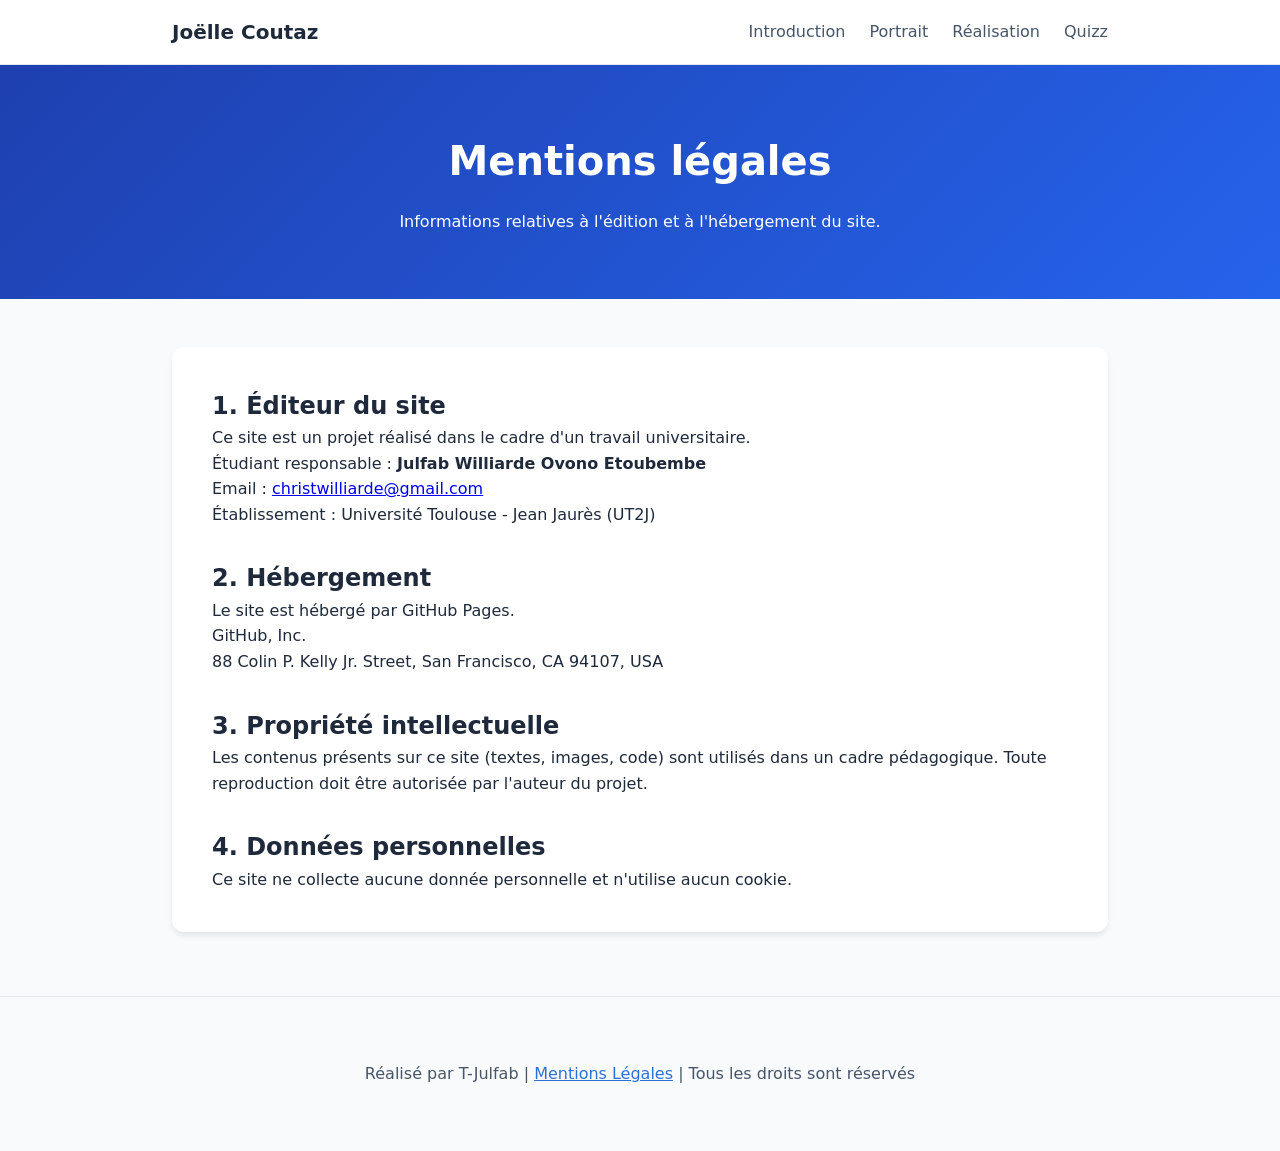
<file: mention/mentions-legales.html>
<!DOCTYPE html>
<html lang="fr">
<head>
    <meta charset="UTF-8">
    <meta name="viewport" content="width=device-width, initial-scale=1.0">
    <title>Mentions légales</title>
    <link rel="shortcut icon" href="../images/books-stack-of-three.png" type="image/x-icon">
    <link rel="stylesheet" href="../css/style.css">
    <script src="../js/script_quizz.js"></script>
</head>

<body>
    <nav>
        <div class="aligner">
            <a href="../index.html" class="nav-brand">Joëlle Coutaz</a>
            <button id="menu-btn">
                <span></span>
            </button>
            <ul id="menu" class="nav-links">
                <li><a href="../index.html">Introduction</a></li>
                <li><a href="../pages/portrait.html">Portrait</a></li>
                <li><a href="../pages/realisation.html">Réalisation</a></li>
                <li><a href="../pages/quizz.html">Quizz</a></li>
            </ul>
        </div>
    </nav>

    <header class="hero">
        <div class="container">
            <h1>Mentions légales</h1>
            <p>Informations relatives à l'édition et à l'hébergement du site.</p>
        </div>
    </header>

    <main class="container">
        <section class="section-card">
            <article>
                <h2 class="text-2xl font-semibold mb-3 text-gray-900">1. Éditeur du site</h2>
                <p>
                    Ce site est un projet réalisé dans le cadre d'un travail universitaire.<br>
                    Étudiant responsable : <strong>Julfab Williarde Ovono Etoubembe</strong><br>
                    Email : 
                    <a href="mailto:christwilliarde@gmail.com">
                        christwilliarde@gmail.com
                    </a><br>
                    Établissement : Université Toulouse - Jean Jaurès (UT2J)
                </p>

                <h2 class="mt-4">2. Hébergement</h2>
                <p>
                    Le site est hébergé par GitHub Pages.<br>
                    GitHub, Inc.<br>
                    88 Colin P. Kelly Jr. Street, San Francisco, CA 94107, USA
                </p>

                <h2 class="mt-4">3. Propriété intellectuelle</h2>
                <p>
                    Les contenus présents sur ce site (textes, images, code) sont utilisés dans un cadre pédagogique.
                    Toute reproduction doit être autorisée par l'auteur du projet.
                </p>

                <h2 class="mt-4">4. Données personnelles</h2>
                <p>
                    Ce site ne collecte aucune donnée personnelle et n'utilise aucun cookie.
                </p>
            </article>
        </section>
    </main>

    <footer class="main-footer">
        <div class="container">
            <p>Réalisé par <span>T-Julfab</span> | <a href="mentions-legales.html" style="color: #2972d9;">Mentions Légales</a> | Tous les droits sont réservés</p>
        </div>
    </footer>
</body>
</html>
</file>
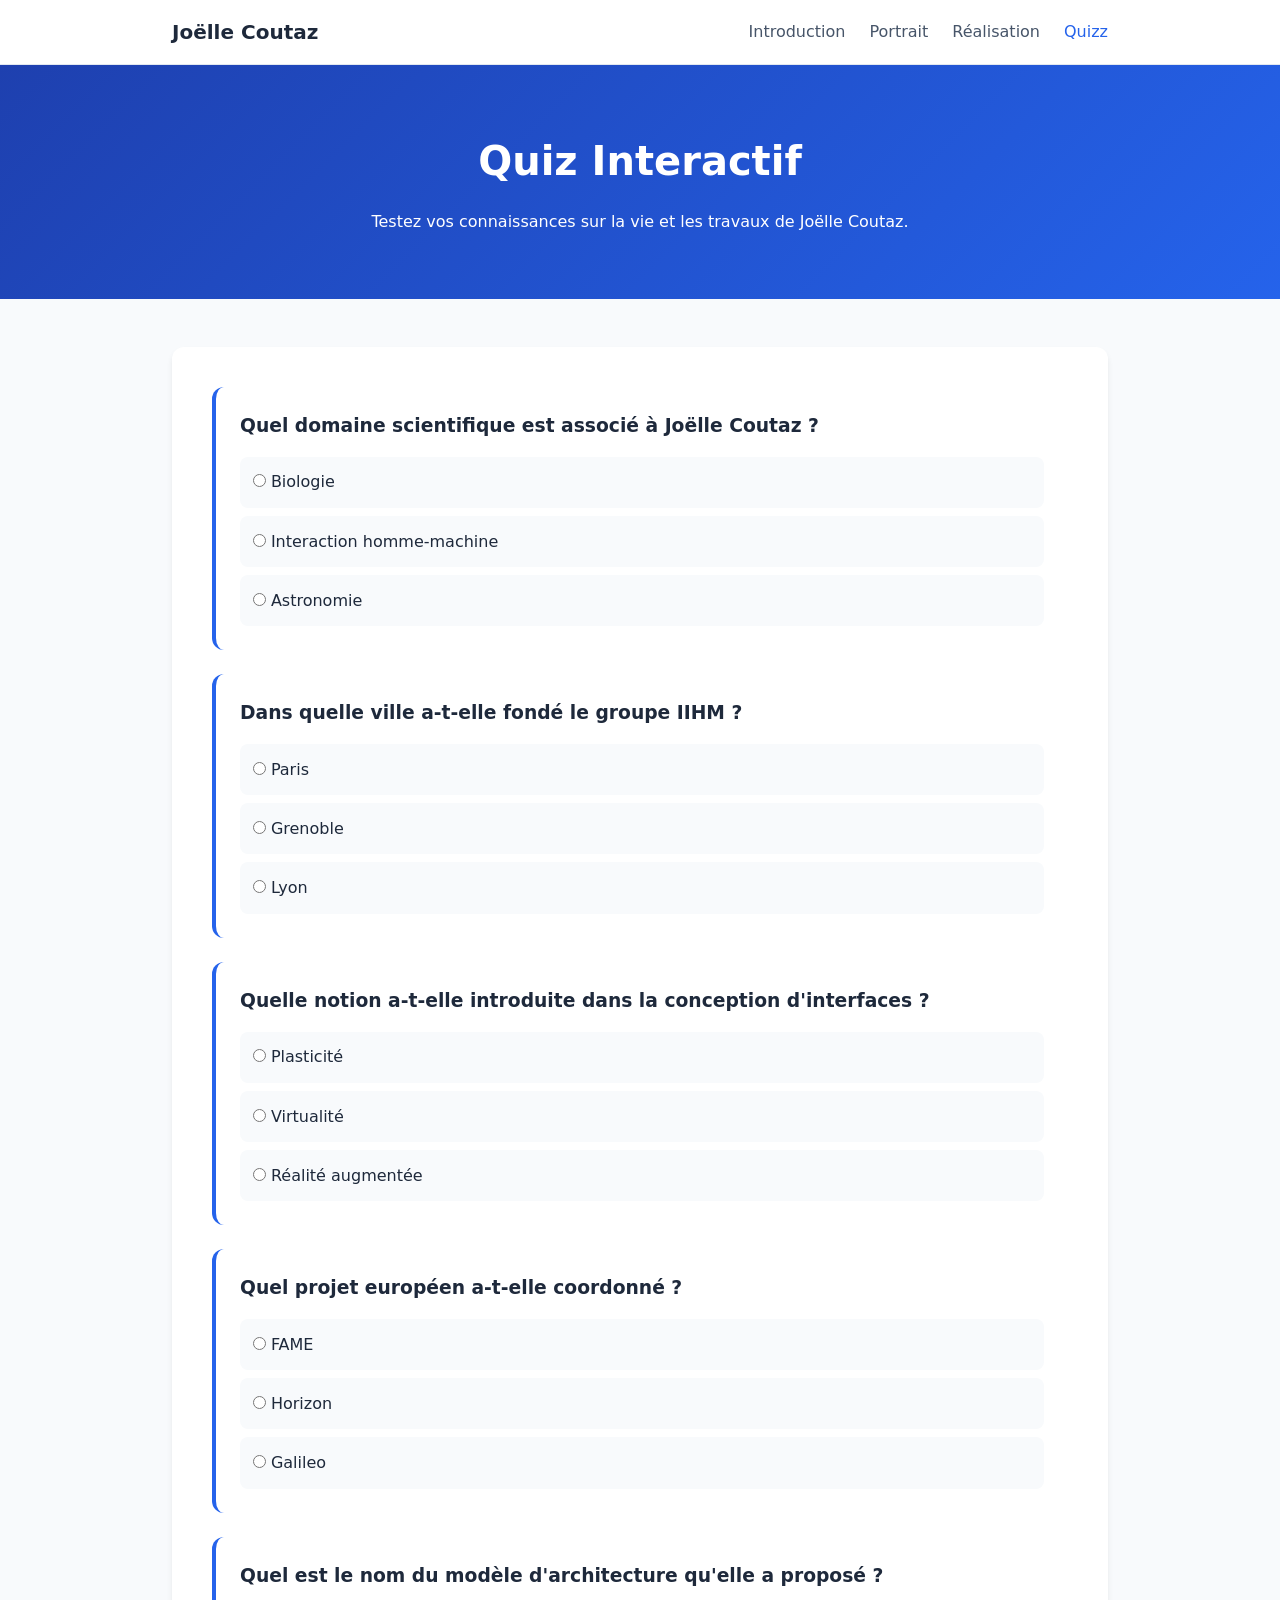
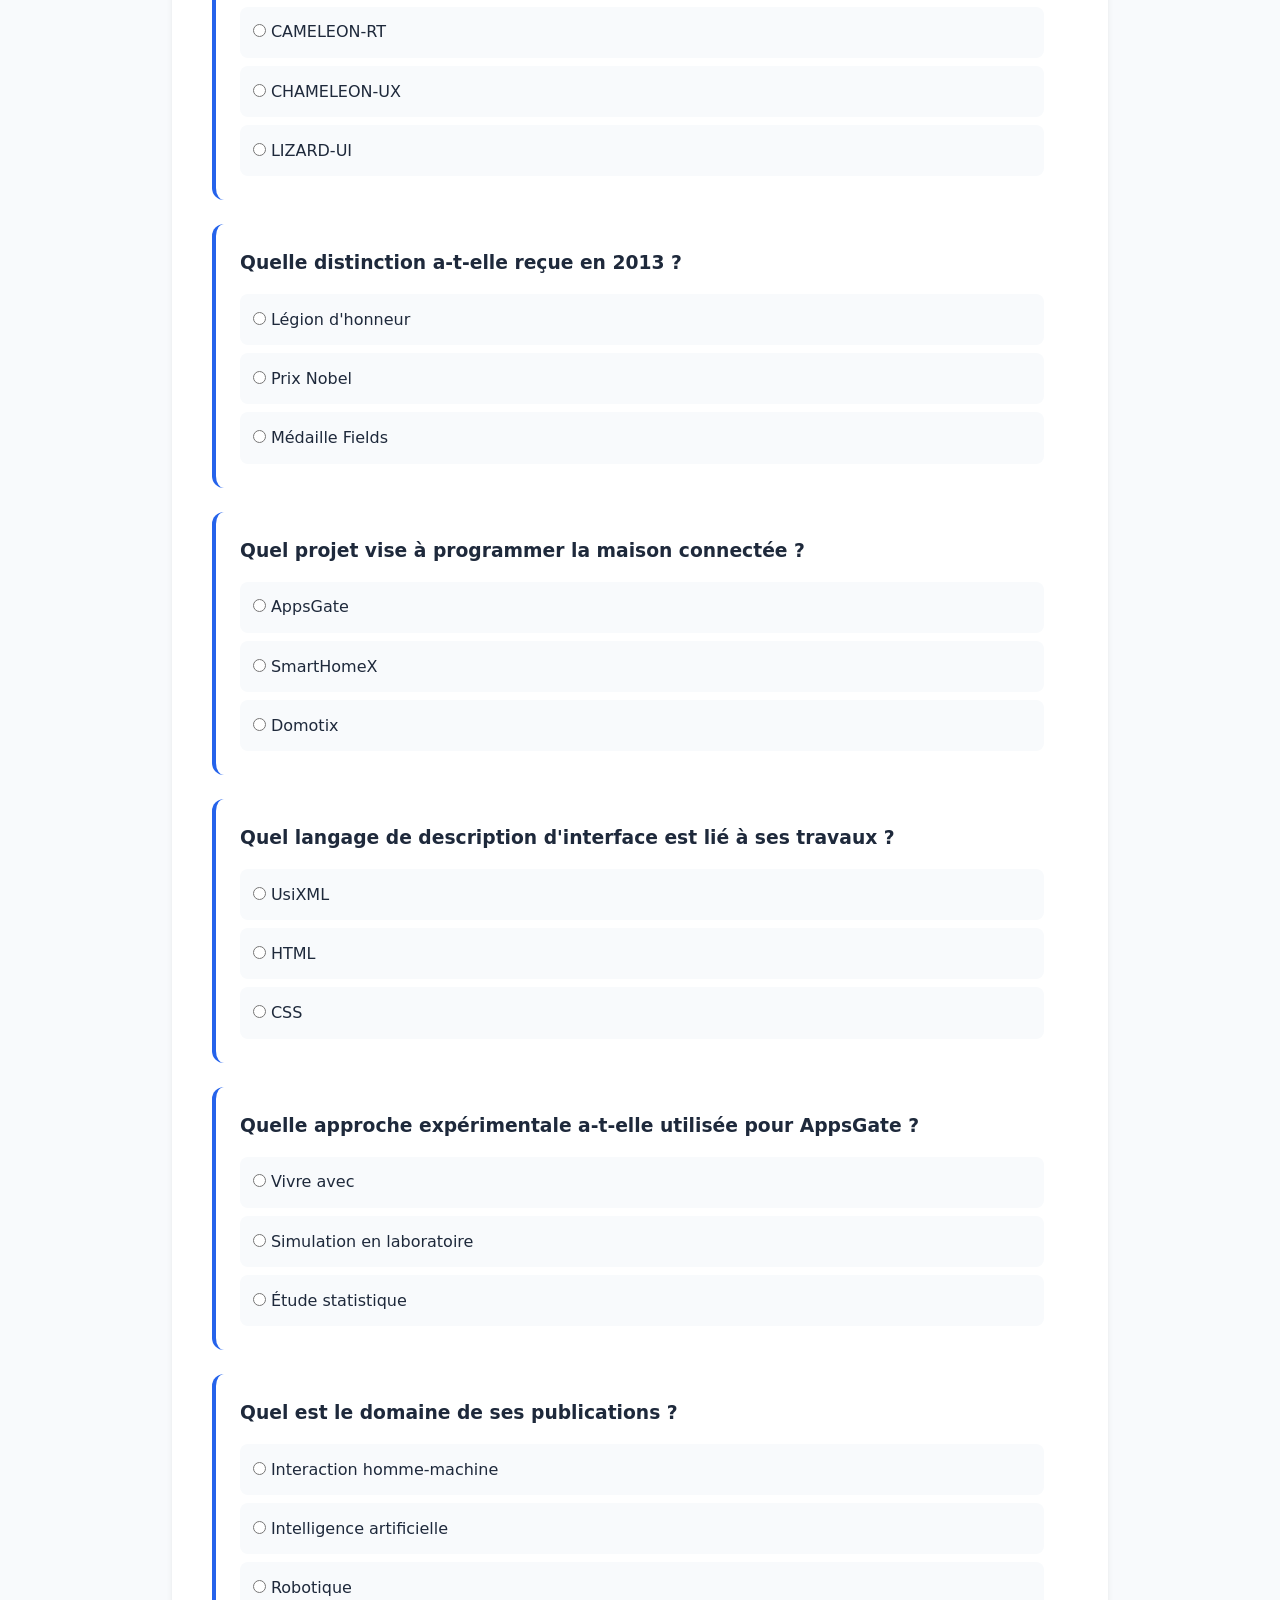
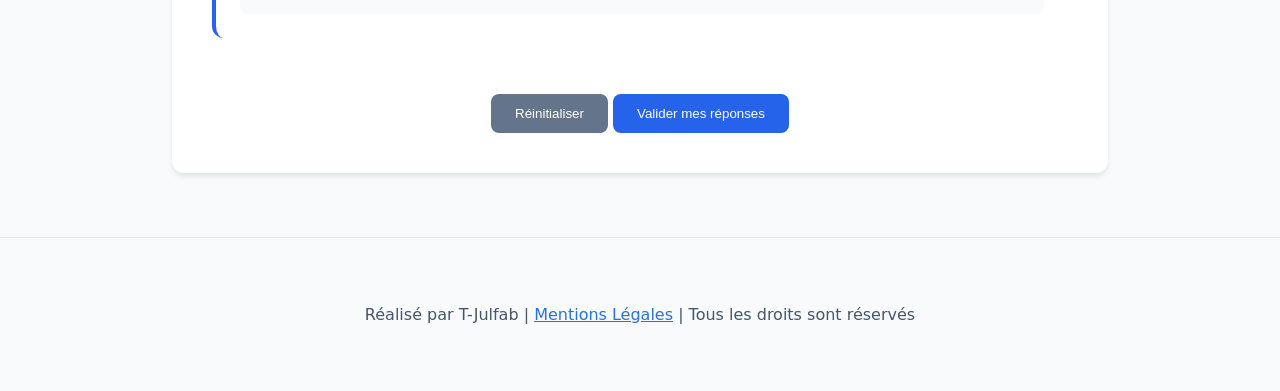
<file: pages/quizz.html>
<!DOCTYPE html>
<html lang="fr">

<head>
    <meta charset="UTF-8">
    <meta name="viewport" content="width=device-width, initial-scale=1.0">
    <title>Quiz - Joëlle Coutaz</title>
    <link rel="shortcut icon" href="../images/books-stack-of-three.png" type="image/x-icon">
    <link rel="stylesheet" href="../css/style.css">
    <script src="../js/script_quizz.js"></script>
</head>

<body>
    <nav>
        <div class="aligner">
            <a href="../index.html" class="nav-brand">Joëlle Coutaz</a>
            <button id="menu-btn">
                <span></span>
            </button>
            <ul id="menu" class="nav-links">
                <li><a href="../index.html">Introduction</a></li>
                <li><a href="portrait.html">Portrait</a></li>
                <li><a href="realisation.html">Réalisation</a></li>
                <li><a class="actif" href="quizz.html">Quizz</a></li>
            </ul>
        </div>
    </nav>
    <header class="hero">
        <div class="container">
            <h1>Quiz Interactif</h1>
            <p>
                Testez vos connaissances sur la vie et les travaux de Joëlle Coutaz.
            </p>
        </div>
    </header>

    <main class="container">
        <section class="section-card">
            <article>
                <div id="score" class="category-tag mb-4" style="display:none"></div>
                <form id="quizForm">
                    <div id="questionsContainer">
                        <!-- Injecté par script_quizz.js -->
                    </div>
                    <div class="text-center mt-4">
                        <button type="reset" class="btn-primary" style="background:var(--secondary)">Réinitialiser</button>
                        <button type="submit" class="btn-primary">Valider mes réponses</button>
                    </div>
                </form>
            </article>
        </section>
    </main>
    
    <footer class="main-footer">
        <div class="container">
           <p>Réalisé par <span>T-Julfab</span> | <a href="../mention/mentions-legales.html" style="color: #2972d9;">Mentions Légales</a> | Tous les droits sont réservés</p>
        </div>
    </footer>
</body>

</html>
</file>
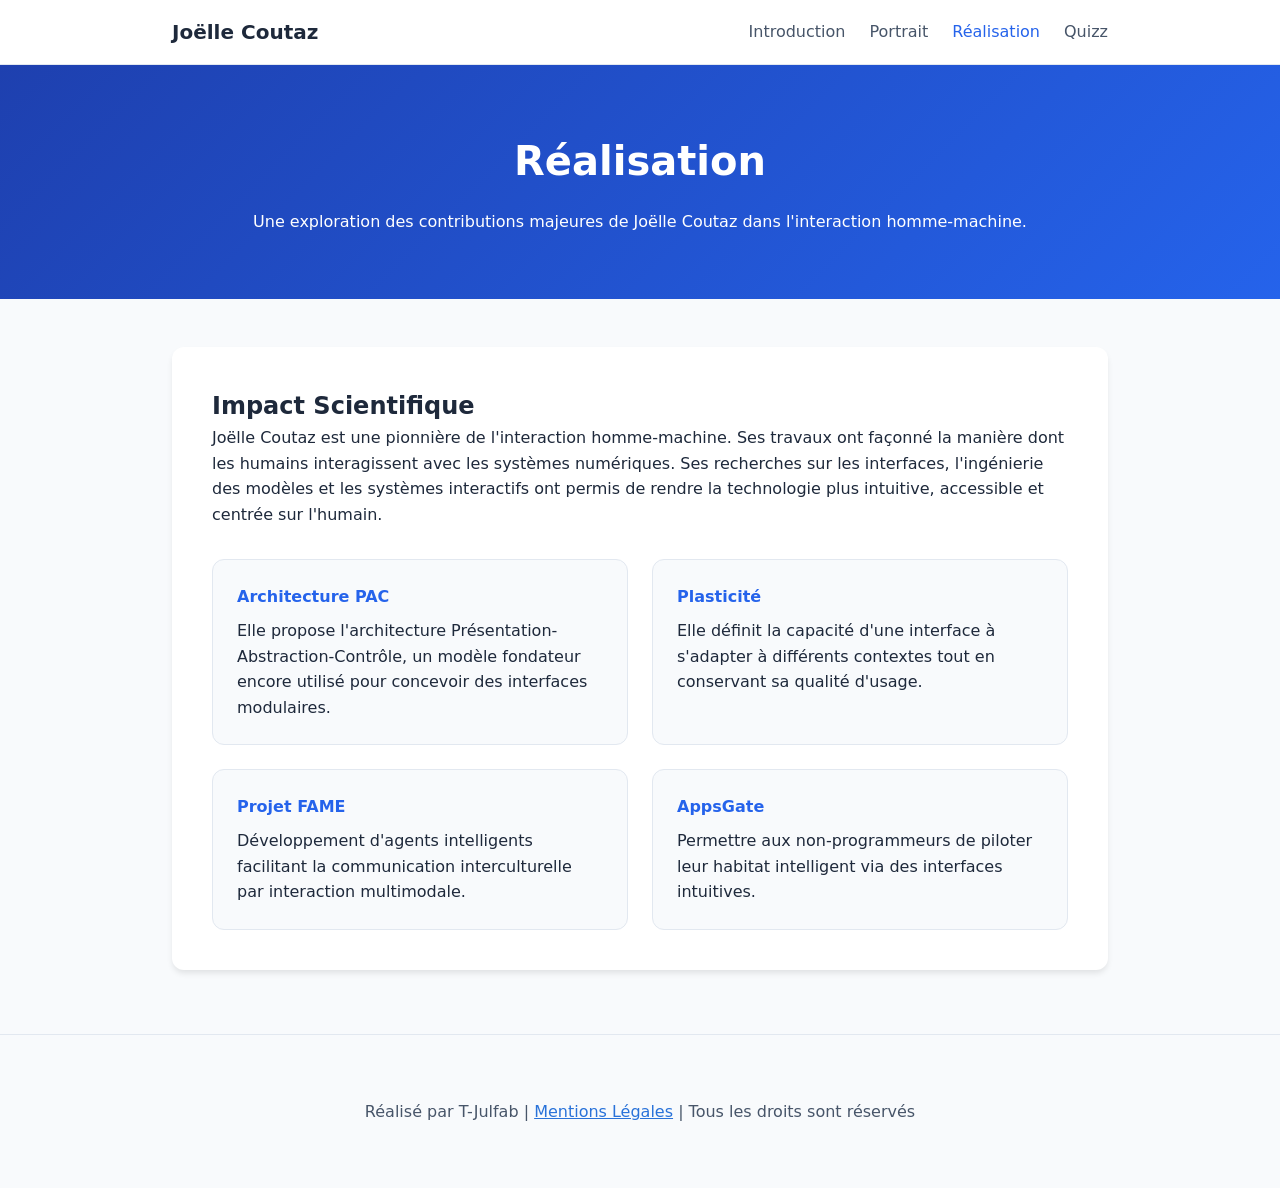
<file: pages/realisation.html>
<!DOCTYPE html>
<html lang="fr">

<head>
    <meta charset="UTF-8">
    <meta name="viewport" content="width=device-width, initial-scale=1.0">
    <title>Réalisations - Joëlle Coutaz</title>
    <link rel="shortcut icon" href="../images/books-stack-of-three.png" type="image/x-icon">
    <link rel="stylesheet" href="../css/style.css">
    <script src="../js/script_quizz.js"></script>
</head>

<body>
    <nav>
        <div class="aligner">
            <a href="../index.html" class="nav-brand">Joëlle Coutaz</a>
            <button id="menu-btn">
                <span></span>
            </button>
            <ul id="menu" class="nav-links">
                <li><a href="../index.html">Introduction</a></li>
                <li><a href="portrait.html">Portrait</a></li>
                <li><a class="actif" href="realisation.html">Réalisation</a></li>
                <li><a href="quizz.html">Quizz</a></li>
            </ul>
        </div>
    </nav>

    <header class="hero">
        <div class="container">
            <h1>Réalisation</h1>
            <p>
                Une exploration des contributions majeures de Joëlle Coutaz dans l'interaction homme-machine.
            </p>
        </div>
    </header>

    <main class="container">
        <section class="section-card">
            <article>
                <h2>Impact Scientifique</h2>
                <p>
                    Joëlle Coutaz est une pionnière de l'interaction homme-machine. Ses travaux ont façonné la manière
                    dont les humains interagissent avec les systèmes numériques. Ses recherches sur les interfaces,
                    l'ingénierie des modèles et les systèmes interactifs ont permis de rendre la technologie plus
                    intuitive, accessible et centrée sur l'humain.
                </p>

                <div class="travail">
                    <div class="travail-item">
                        <h4>Architecture PAC</h4>
                        <p>Elle propose l'architecture Présentation-Abstraction-Contrôle, un modèle fondateur encore utilisé pour concevoir des interfaces modulaires.</p>
                    </div>
                    <div class="travail-item">
                        <h4>Plasticité</h4>
                        <p>Elle définit la capacité d'une interface à s'adapter à différents contextes tout en conservant sa qualité d'usage.</p>
                    </div>
                    <div class="travail-item">
                        <h4>Projet FAME</h4>
                        <p>Développement d'agents intelligents facilitant la communication interculturelle par interaction multimodale.</p>
                    </div>
                    <div class="travail-item">
                        <h4>AppsGate</h4>
                        <p>Permettre aux non-programmeurs de piloter leur habitat intelligent via des interfaces intuitives.</p>
                    </div>
                </div>
            </article>
        </section>
    </main>

    <footer class="main-footer">
        <div class="container">
           <p>Réalisé par <span>T-Julfab</span> | <a href="../mention/mentions-legales.html" style="color: #2972d9;">Mentions Légales</a> | Tous les droits sont réservés</p>
        </div>
    </footer>
</body>

</html>
</file>
<file: css/style.css>
:root {
    --primary: #2563eb;
    --primary-dark: #1e40af;
    --primary-light: #dbeafe;
    --secondary: #64748b;
    --bg: #f8fafc;
    --card-bg: #ffffff;
    --text-main: #1e293b;
    --text-muted: #475569;
    --border: #e2e8f0;
    --radius: 12px;
    --shadow: 0 4px 6px -1px rgb(0 0 0 / 0.1);
    --shadow-lg: 0 10px 15px -3px rgb(0 0 0 / 0.1);
}

* {
    box-sizing: border-box;
    margin: 0;
    padding: 0;
}

body {
    font-family: 'Segoe UI', system-ui, -apple-system, sans-serif;
    background-color: var(--bg);
    color: var(--text-main);
    line-height: 1.6;
}

.container {
    max-width: 1000px;
    margin: 0 auto;
    padding: 0 2rem;
}

/* Navigation */
nav {
    background: white;
    border-bottom: 1px solid var(--border);
    padding: 1rem 0;
    position: sticky;
    top: 0;
    z-index: 100;
}

.aligner {
    max-width: 1000px;
    margin: 0 auto;
    padding: 0 2rem;
    display: flex;
    justify-content: space-between;
    align-items: center;
}

.nav-brand {
    font-weight: 700;
    color: var(--text-main);
    text-decoration: none;
    font-size: 1.25rem;
}

.nav-links {
    display: flex;
    list-style: none;
    gap: 1.5rem;
}

.nav-links a {
    text-decoration: none;
    color: var(--text-muted);
    font-weight: 500;
    transition: color 0.2s;
}

.nav-links a.actif,
.nav-links a:hover {
    color: var(--primary);
}

/* Burger Menu */
#menu-btn {
    display: none;
    background: none;
    border: none;
    cursor: pointer;
    padding: 10px;
}

#menu-btn span {
    display: block;
    width: 25px;
    height: 3px;
    background: var(--text-main);
    position: relative;
    transition: 0.3s;
}

#menu-btn span::before,
#menu-btn span::after {
    content: "";
    position: absolute;
    width: 100%;
    height: 100%;
    background: var(--text-main);
    left: 0;
    transition: 0.3s;
}

#menu-btn span::before {
    top: -8px;
}

#menu-btn span::after {
    bottom: -8px;
}

/* Hero Section */
.hero {
    background: linear-gradient(135deg, var(--primary-dark) 0%, var(--primary) 100%);
    color: white;
    padding: 4rem 0;
    text-align: center;
    margin-bottom: 3rem;
}

.hero h1 {
    font-size: 2.5rem;
    margin-bottom: 1rem;
}

/* Cards Layout */
.section-card {
    background: var(--card-bg);
    border-radius: var(--radius);
    padding: 2.5rem;
    margin-bottom: 2rem;
    box-shadow: var(--shadow);
    display: grid;
    grid-template-columns: auto 1fr;
    gap: 2rem;
    align-items: start;
}

/* Si l'article est seul (pas d'aside), il prend toute la largeur */
.section-card article {
    grid-column: 2;
}

.section-card>article:only-child {
    grid-column: 1 / -1;
}

.section-card.reverse {
    direction: ltr;
}

/* Can be adjusted for variety */

.category-tag {
    background: #dbeafe;
    color: var(--primary);
    padding: 0.5rem 1rem;
    border-radius: 20px;
    font-size: 0.875rem;
    font-weight: 600;
    display: inline-block;
}

.category-tag.variant {
    background: #f1f5f9;
    color: var(--secondary);
}

h2 a {
    color: var(--text-main);
    text-decoration: none;
    font-size: 1.8rem;
}

h2 a:hover {
    color: var(--primary);
}

/* Galerie (Portrait) */
.galerie {
    display: flex;
    flex-direction: row;
    gap: 1rem;
    margin: 2rem 0;
    overflow-x: auto;
    padding-bottom: 1rem;
}

.galerie img {
    flex: 0 0 200px;
    /* Largeur fixe pour garder l'alignement en ligne */
    height: 250px;
    object-fit: cover;
    border-radius: var(--radius);
    transition: transform 0.3s, box-shadow 0.3s;
}

.galerie img:hover {
    transform: translateY(-5px);
    box-shadow: var(--shadow-lg);
}

/* Grille Travail (Réalisation) */
.travail {
    display: grid;
    grid-template-columns: repeat(auto-fit, minmax(300px, 1fr));
    gap: 1.5rem;
    margin-top: 2rem;
}

.travail-item {
    background: var(--bg);
    padding: 1.5rem;
    border-radius: var(--radius);
    border: 1px solid var(--border);
}

.travail-item h4 {
    color: var(--primary);
    margin-bottom: 0.5rem;
}

/* Quiz Styling */
.quiz-question {
    background: white;
    padding: 1.5rem;
    border-radius: var(--radius);
    margin-bottom: 1.5rem;
    border-left: 4px solid var(--primary);
}

.quiz-options {
    display: flex;
    flex-direction: column;
    gap: 0.5rem;
    margin-top: 1rem;
}

.quiz-options label {
    padding: 0.8rem;
    background: var(--bg);
    border-radius: 8px;
    cursor: pointer;
    transition: 0.2s;
}

.quiz-options label:hover {
    background: var(--primary-light);
}

/* Images */
.image-triple {
    display: flex;
    gap: 1rem;
    margin: 1.5rem 0;
    align-items: stretch;
}

.image-triple img {
    flex: 1;
    width: 0;
    /* Force le partage égal de la largeur entre les images flex */
    height: 220px;
    object-fit: contain;
    /* Affiche l'image entière sans la couper */
    background-color: var(--bg);
    transition: transform 0.3s;
}

.image-triple img:hover {
    transform: scale(1.05);
}

/* Lists */
.feature-list {
    list-style: none;
    margin-top: 1rem;
}

.feature-list li {
    padding-left: 1.5rem;
    position: relative;
    margin-bottom: 0.5rem;
}

.feature-list li::before {
    content: "→";
    position: absolute;
    left: 0;
    color: var(--primary);
}

.btn-primary {
    display: inline-block;
    background: var(--primary);
    color: white;
    padding: 0.75rem 1.5rem;
    border-radius: 8px;
    text-decoration: none;
    margin-top: 1.5rem;
    transition: background 0.2s;
    border: none;
    cursor: pointer
}

.btn-primary:hover {
    background: var(--primary-dark);
    font-weight: 600;
;
}

/* Utilities */
.text-center {
    text-align: center;
}

.mt-4 {
    margin-top: 2rem;
}

footer {
    text-align: center;
    padding: 4rem 0;
    color: var(--text-muted);
    border-top: 1px solid var(--border);
    margin-top: 4rem;
}

@media (max-width: 768px) {
    .section-card {
        grid-template-columns: 1fr;
        display: flex;
        flex-direction: column;
        align-items: center;
    }
    .section-card aside{
        width: 100%;
    }
    .section-card aside span{
        font-size: 20px;
        width: 100%;
        text-align: center;
    }
    #menu-btn {
        display: block;
    }

    .nav-links {
        display: none;
        flex-direction: column;
        position: absolute;
        top: 100%;
        left: 0;
        right: 0;
        background: white;
        padding: 1rem;
        border-bottom: 1px solid var(--border);
    }

    .nav-links.active {
        display: flex;
    }

    .galerie {
        display: flex;
        flex-direction: column;
        justify-content: center;
        gap: 1rem;
        margin: 2rem 0;
        padding-bottom: 1rem;
    }

    .galerie img {
        margin: auto;
        height: auto;
        width: 50%;
     }

    .galerie img:hover {
        transform: translateY(-5px);
        box-shadow: var(--shadow-lg);
    }



}

@media (max-width: 760px) {
    .image-triple {
        gap: 1rem;
        display: flex;
        flex-direction: column;
        justify-content: center;
    }

    .image-triple img {
        margin: auto;
        width: 70%;
        height: auto;
        transition: transform 0.3s;
    }

    .image-triple img:hover {
        transform: scale(1.05);
    }
}
</file>
